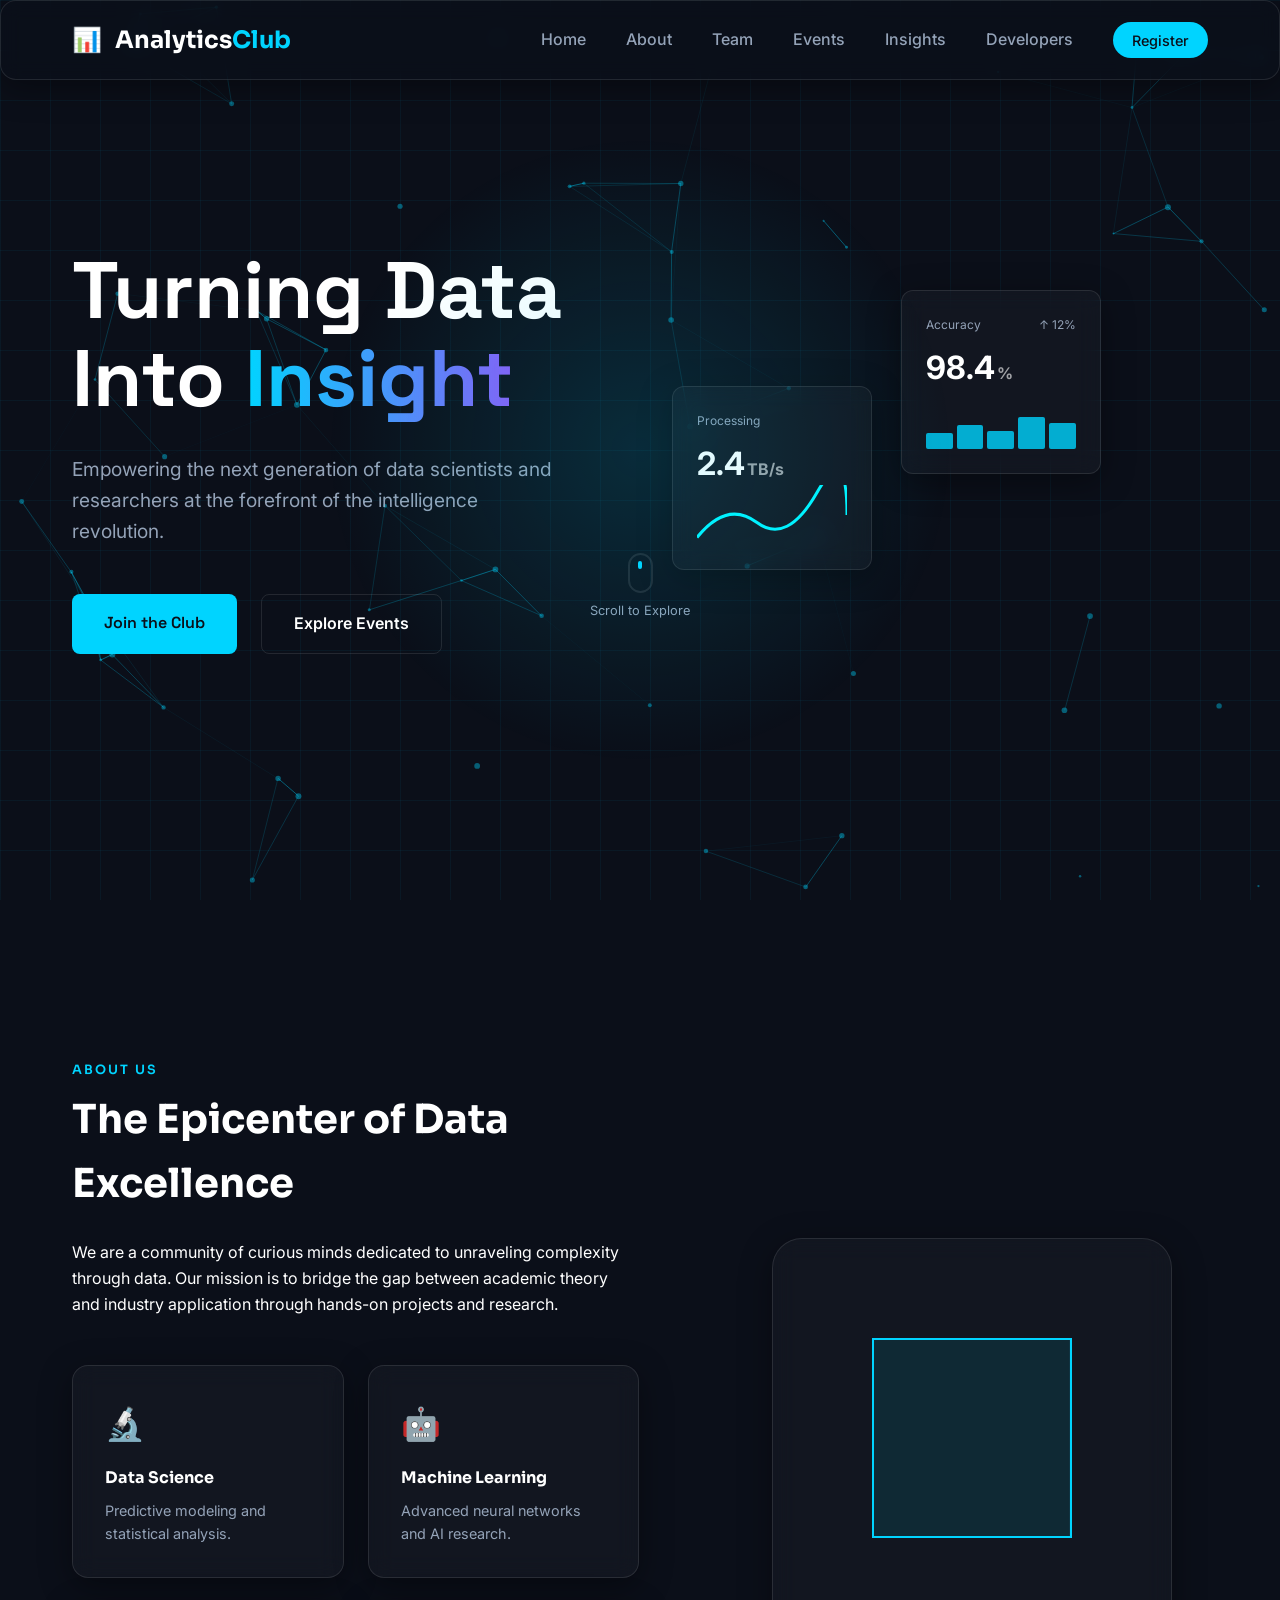
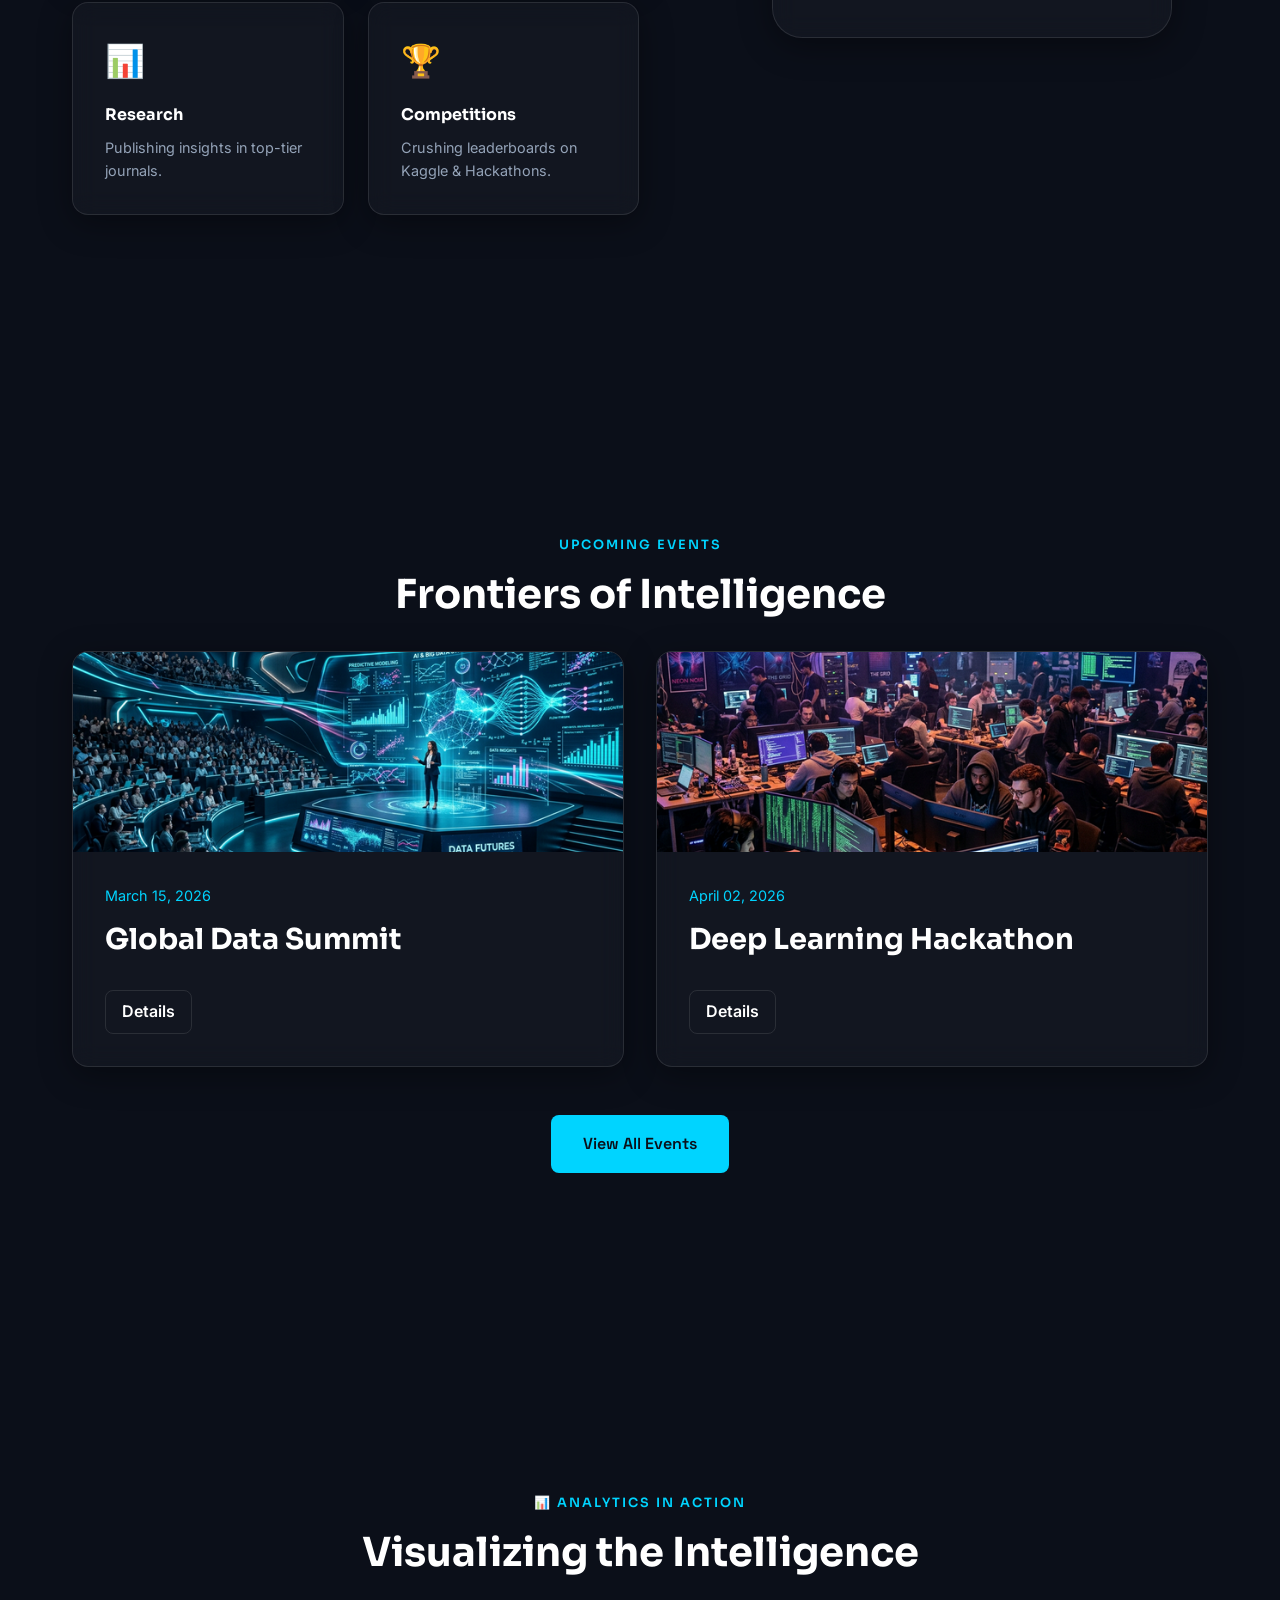
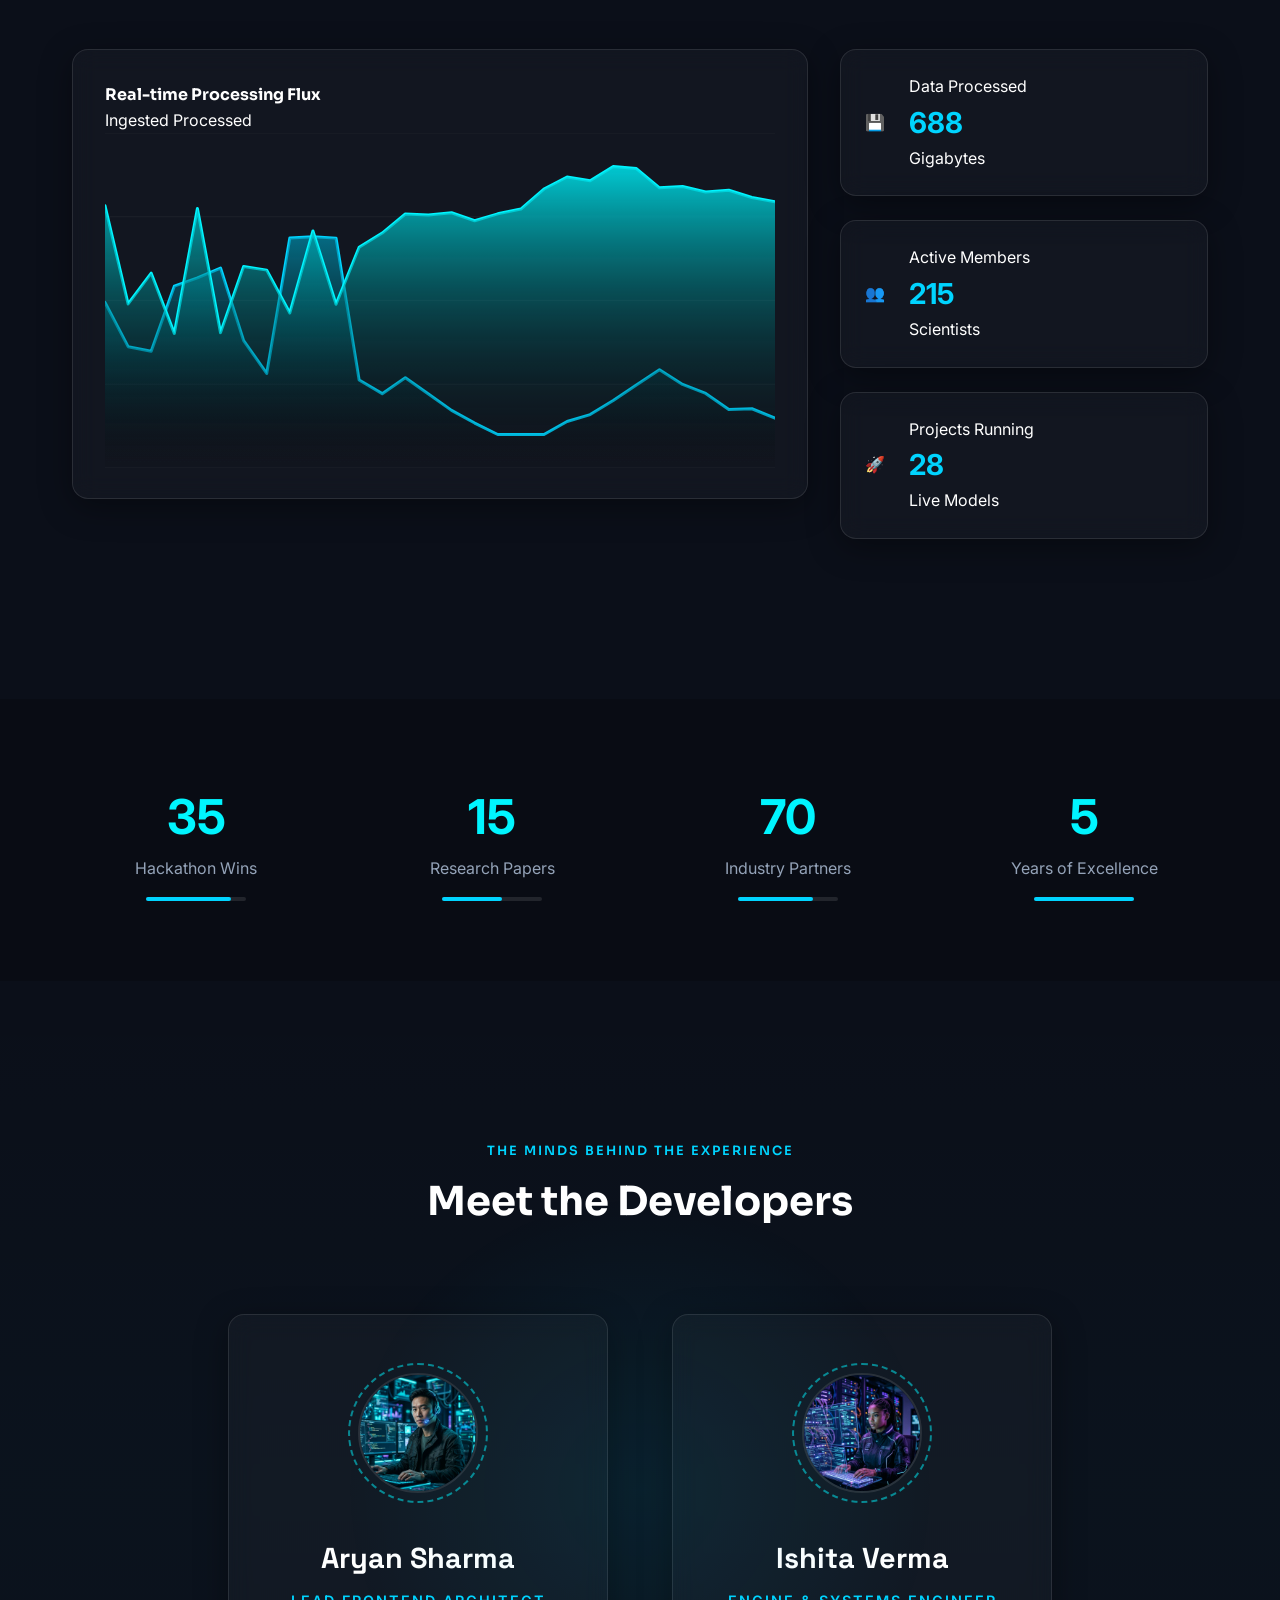
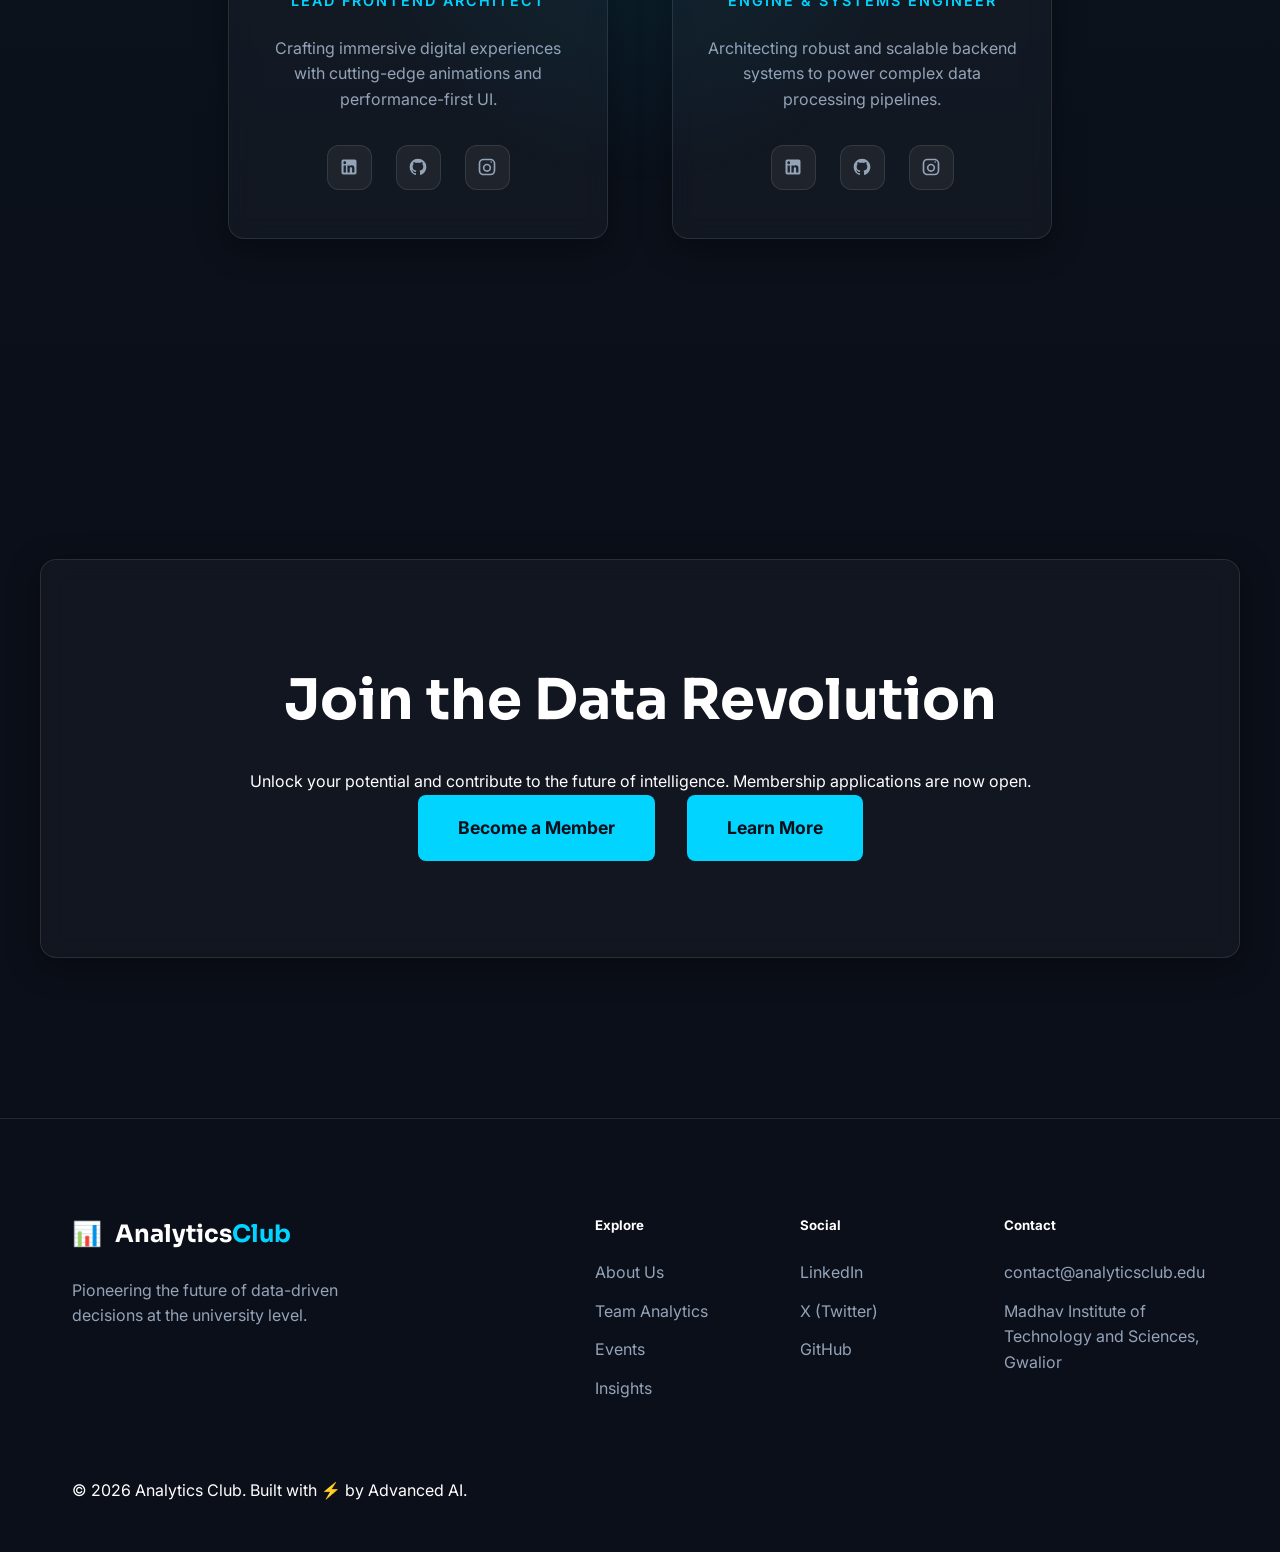
<file: index.html>
<!DOCTYPE html>
<html lang="en">

<head>
    <meta charset="UTF-8">
    <meta name="viewport" content="width=device-width, initial-scale=1.0">
    <title>Analytics Club | Turning Data Into Insight</title>
    <!-- Modern Tech Fonts -->
    <link rel="preconnect" href="https://fonts.googleapis.com">
    <link rel="preconnect" href="https://fonts.gstatic.com" crossorigin>
    <link
        href="https://fonts.googleapis.com/css2?family=Inter:wght@300;400;600;700&family=Sora:wght@400;600;700&family=Space+Grotesk:wght@400;500;700&display=swap"
        rel="stylesheet">
    <link rel="stylesheet" href="css/global.css">
    <link rel="stylesheet" href="css/home.css">
</head>

<body class="deep-analytics">
    <!-- PRELOADER -->
    <div id="preloader">
        <div class="loader-content">
            <div class="logo-spinner">📊</div>
            <div class="progress-bar">
                <div class="progress"></div>
            </div>
        </div>
    </div>

    <!-- Cursor Spotlight Effect -->
    <div id="cursor-glow"></div>

    <!-- Navigation Placeholder -->
    <div id="navbar-container"></div>

    <main>
        <!-- Hero Section -->
        <section id="hero" class="hero-section">
            <div class="grid-background"></div>
            <canvas id="hero-canvas"></canvas>

            <div class="container hero-content">
                <div class="hero-text-wrapper translate-z">
                    <h1 class="hero-title animate-in">Turning Data Into <span class="gradient-text">Insight</span></h1>
                    <p class="hero-subtitle animate-in">Empowering the next generation of data scientists and
                        researchers at the forefront of the intelligence revolution.</p>
                    <div class="hero-actions animate-in">
                        <a href="#join" class="btn-primary">Join the Club</a>
                        <a href="events.html" class="btn-secondary">Explore Events</a>
                    </div>
                </div>

                <!-- Floating UI Cards -->
                <div class="floating-ui-elements">
                    <div class="ui-card glass float-1">
                        <div class="card-header">
                            <span class="label">Accuracy</span>
                            <span class="trend pos">↑ 12%</span>
                        </div>
                        <div class="card-value">98.4<span class="unit">%</span></div>
                        <div class="mini-chart bar-chart">
                            <div class="bar" style="height: 40%"></div>
                            <div class="bar" style="height: 60%"></div>
                            <div class="bar" style="height: 45%"></div>
                            <div class="bar" style="height: 80%"></div>
                            <div class="bar" style="height: 65%"></div>
                        </div>
                    </div>
                    <div class="ui-card glass float-2">
                        <div class="card-header">
                            <span class="label">Processing</span>
                        </div>
                        <div class="card-value">2.4<span class="unit">TB/s</span></div>
                        <div class="mini-chart line-chart">
                            <svg viewBox="0 0 100 40">
                                <path d="M0 35 Q 20 10, 40 25 T 80 5 T 100 20" fill="none" stroke="var(--neon-cyan)"
                                    stroke-width="2" />
                            </svg>
                        </div>
                    </div>
                </div>

                <div class="scroll-indicator">
                    <div class="mouse">
                        <div class="wheel"></div>
                    </div>
                    <span>Scroll to Explore</span>
                </div>
            </div>
        </section>

        <!-- About Section -->
        <section id="about" class="about-section">
            <div class="container grid-split">
                <div class="about-text reveal-left">
                    <h2 class="section-tag">About Us</h2>
                    <h3 class="section-title">The Epicenter of Data Excellence</h3>
                    <p>We are a community of curious minds dedicated to unraveling complexity through data. Our mission
                        is to bridge the gap between academic theory and industry application through hands-on projects
                        and research.</p>

                    <div class="feature-grid">
                        <div class="feature-card glass">
                            <div class="icon">🔬</div>
                            <h4>Data Science</h4>
                            <p>Predictive modeling and statistical analysis.</p>
                        </div>
                        <div class="feature-card glass">
                            <div class="icon">🤖</div>
                            <h4>Machine Learning</h4>
                            <p>Advanced neural networks and AI research.</p>
                        </div>
                        <div class="feature-card glass">
                            <div class="icon">📊</div>
                            <h4>Research</h4>
                            <p>Publishing insights in top-tier journals.</p>
                        </div>
                        <div class="feature-card glass">
                            <div class="icon">🏆</div>
                            <h4>Competitions</h4>
                            <p>Crushing leaderboards on Kaggle & Hackathons.</p>
                        </div>
                    </div>
                </div>
                <div class="about-visual reveal-right">
                    <div class="visual-wrapper glass">
                        <div class="analytics-cube">
                            <div class="side front"></div>
                            <div class="side back"></div>
                            <div class="side right"></div>
                            <div class="side left"></div>
                            <div class="side top"></div>
                            <div class="side bottom"></div>
                        </div>
                        <div class="nodes-overlay"></div>
                    </div>
                </div>
            </div>
        </section>

        <!-- Horizontal Scroll Events Section (Summary for Index) -->
        <section id="events-grid" class="analytics-section">
            <div class="container">
                <div class="section-header center">
                    <h2 class="section-tag">Upcoming Events</h2>
                    <h3 class="section-title">Frontiers of Intelligence</h3>
                </div>
                <div class="event-cards-track"
                    style="display: grid; grid-template-columns: repeat(auto-fit, minmax(300px, 1fr)); gap: 2rem;">
                    <!-- Event Summary 1 -->
                    <div class="event-card glass" style="min-width: 0; height: auto;">
                        <div class="card-img" style="height: 200px;">
                            <img src="assets/images/event1.jpg" alt="Data Summit">
                            <div class="card-glow"></div>
                        </div>
                        <div class="card-info">
                            <span class="card-date">March 15, 2026</span>
                            <h4>Global Data Summit</h4>
                            <a href="events.html" class="btn-secondary"
                                style="margin-top: 1rem; padding: 0.5rem 1rem;">Details</a>
                        </div>
                    </div>
                    <!-- Event Summary 2 -->
                    <div class="event-card glass" style="min-width: 0; height: auto;">
                        <div class="card-img" style="height: 200px;">
                            <img src="assets/images/event2.jpg" alt="Hackathon">
                            <div class="card-glow"></div>
                        </div>
                        <div class="card-info">
                            <span class="card-date">April 02, 2026</span>
                            <h4>Deep Learning Hackathon</h4>
                            <a href="events.html" class="btn-secondary"
                                style="margin-top: 1rem; padding: 0.5rem 1rem;">Details</a>
                        </div>
                    </div>
                </div>
                <div class="center" style="margin-top: 3rem;">
                    <a href="events.html" class="btn-primary">View All Events</a>
                </div>
            </div>
        </section>

        <!-- Live Data Visualization Section -->
        <section id="analytics" class="analytics-section">
            <div class="container">
                <div class="section-header center">
                    <h2 class="section-tag">📊 Analytics in Action</h2>
                    <h3 class="section-title">Visualizing the Intelligence</h3>
                </div>

                <div class="dashboard-grid">
                    <div class="main-viz-card glass reveal-up">
                        <div class="viz-header">
                            <h4>Real-time Processing Flux</h4>
                            <div class="viz-legend">
                                <span><i class="dot blue"></i> Ingested</span>
                                <span><i class="dot cyan"></i> Processed</span>
                            </div>
                        </div>
                        <div class="canvas-container">
                            <canvas id="live-chart"></canvas>
                        </div>
                    </div>

                    <div class="stats-sidebar">
                        <div class="stat-card glass reveal-right" data-delay="0.1">
                            <div class="stat-icon">💾</div>
                            <div class="stat-info">
                                <span class="label">Data Processed</span>
                                <div class="value counter" data-target="1520">0</div>
                                <span class="unit">Gigabytes</span>
                            </div>
                        </div>
                        <div class="stat-card glass reveal-right" data-delay="0.2">
                            <div class="stat-icon">👥</div>
                            <div class="stat-info">
                                <span class="label">Active Members</span>
                                <div class="value counter" data-target="450">0</div>
                                <span class="unit">Scientists</span>
                            </div>
                        </div>
                        <div class="stat-card glass reveal-right" data-delay="0.3">
                            <div class="stat-icon">🚀</div>
                            <div class="stat-info">
                                <span class="label">Projects Running</span>
                                <div class="value counter" data-target="28">0</div>
                                <span class="unit">Live Models</span>
                            </div>
                        </div>
                    </div>
                </div>
            </div>
        </section>

        <!-- Achievements Section -->
        <section class="achievements-section">
            <div class="container">
                <div class="achievements-grid">
                    <div class="achievement-item">
                        <div class="stat-value counter" data-target="50">0</div>
                        <div class="stat-label">Hackathon Wins</div>
                        <div class="mini-bar-track">
                            <div class="mini-bar" style="width: 85%"></div>
                        </div>
                    </div>
                    <div class="achievement-item">
                        <div class="stat-value counter" data-target="15">0</div>
                        <div class="stat-label">Research Papers</div>
                        <div class="mini-bar-track">
                            <div class="mini-bar" style="width: 60%"></div>
                        </div>
                    </div>
                    <div class="achievement-item">
                        <div class="stat-value counter" data-target="120">0</div>
                        <div class="stat-label">Industry Partners</div>
                        <div class="mini-bar-track">
                            <div class="mini-bar" style="width: 75%"></div>
                        </div>
                    </div>
                    <div class="achievement-item">
                        <div class="stat-value counter" data-target="5">0</div>
                        <div class="stat-label">Years of Excellence</div>
                        <div class="mini-bar-track">
                            <div class="mini-bar" style="width: 100%"></div>
                        </div>
                    </div>
                </div>
            </div>
        </section>

        <!-- Developers Section -->
        <section id="developers" class="developers-section">
            <div class="section-glow"></div>
            <div class="container">
                <div class="section-header center">
                    <h2 class="section-tag reveal-up">The minds behind the experience</h2>
                    <h3 class="section-title reveal-up">Meet the Developers</h3>
                </div>

                <div class="developers-grid">
                    <!-- Developer 1 -->
                    <div class="developer-card glass reveal-up" data-delay="0.1">
                        <div class="data-pulse"></div>
                        <div class="card-inner">
                            <div class="profile-frame">
                                <div class="rotating-ring"></div>
                                <img src="assets/images/dev1.png" alt="Frontend Lead">
                            </div>
                            <div class="dev-info">
                                <h4>Aryan Sharma</h4>
                                <span class="role">Lead Frontend Architect</span>
                                <p class="bio">Crafting immersive digital experiences with cutting-edge animations and
                                    performance-first UI.</p>
                            </div>
                            <div class="social-links">
                                <a href="#" class="social-icon" data-tooltip="LinkedIn">
                                    <svg viewBox="0 0 24 24">
                                        <path
                                            d="M19 3a2 2 0 0 1 2 2v14a2 2 0 0 1-2 2H5a2 2 0 0 1-2-2V5a2 2 0 0 1 2-2h14m-.5 15.5v-5.3a3.26 3.26 0 0 0-3.26-3.26c-.85 0-1.84.52-2.32 1.3v-1.11h-2.79v8.37h2.79v-4.93c0-.77.62-1.4 1.39-1.4s1.4.63 1.4 1.4v4.93h2.79M6.88 8.56a1.68 1.68 0 0 0 1.68-1.68c0-.93-.75-1.69-1.68-1.69s-1.69.76-1.69 1.69c0 .93.76 1.68 1.69 1.68m1.39 9.94v-8.37H5.5v8.37h2.77z" />
                                    </svg>
                                </a>
                                <a href="#" class="social-icon" data-tooltip="GitHub">
                                    <svg viewBox="0 0 24 24">
                                        <path
                                            d="M12 2A10 10 0 0 0 2 12c0 4.42 2.87 8.17 6.84 9.5.5.08.66-.23.66-.5v-1.69c-2.77.6-3.36-1.34-3.36-1.34-.46-1.16-1.11-1.47-1.11-1.47-.91-.62.07-.6.07-.6 1 .07 1.53 1.03 1.53 1.03.87 1.52 2.34 1.07 2.91.83.09-.65.35-1.09.63-1.34-2.22-.25-4.55-1.11-4.55-4.92 0-1.11.38-2 1.03-2.71-.1-.25-.45-1.29.1-2.64 0 0 .84-.27 2.75 1.02.79-.22 1.63-.33 2.47-.33.84 0 1.68.11 2.47.33 1.91-1.29 2.75-1.02 2.75-1.02.55 1.35.2 2.39.1 2.64.65.71 1.03 1.6 1.03 2.71 0 3.82-2.34 4.66-4.57 4.91.36.31.69.92.69 1.85V21c0 .27.16.59.67.5C19.14 20.16 22 16.42 22 12A10 10 0 0 0 12 2z" />
                                    </svg>
                                </a>
                                <a href="#" class="social-icon" data-tooltip="Instagram">
                                    <svg viewBox="0 0 24 24">
                                        <path
                                            d="M7.8 2h8.4C19.4 2 22 4.6 22 7.8v8.4a5.8 5.8 0 0 1-5.8 5.8H7.8C4.6 22 2 19.4 2 16.2V7.8A5.8 5.8 0 0 1 7.8 2m-.2 2A3.6 3.6 0 0 0 4 7.6v8.8c0 2 1.6 3.6 3.6 3.6h8.8c2 0 3.6-1.6 3.6-3.6V7.6c0-2-1.6-3.6-3.6-3.6H7.6m9.4 1a1 1 0 1 1 0 2 1 1 0 0 1 0-2m-5 3c2.76 0 5 2.24 5 5s-2.24 5-5 5-5-2.24-5-5 2.24-5 5-5m0 2a3 3 0 1 0 0 6 3 3 0 0 0 0-6z" />
                                    </svg>
                                </a>
                            </div>
                        </div>
                    </div>

                    <!-- Developer 2 -->
                    <div class="developer-card glass reveal-up" data-delay="0.3">
                        <div class="data-pulse"></div>
                        <div class="card-inner">
                            <div class="profile-frame">
                                <div class="rotating-ring"></div>
                                <img src="assets/images/dev2.png" alt="Backend Lead">
                            </div>
                            <div class="dev-info">
                                <h4>Ishita Verma</h4>
                                <span class="role">Engine & Systems Engineer</span>
                                <p class="bio">Architecting robust and scalable backend systems to power complex data
                                    processing pipelines.</p>
                            </div>
                            <div class="social-links">
                                <a href="#" class="social-icon" data-tooltip="LinkedIn">
                                    <svg viewBox="0 0 24 24">
                                        <path
                                            d="M19 3a2 2 0 0 1 2 2v14a2 2 0 0 1-2 2H5a2 2 0 0 1-2-2V5a2 2 0 0 1 2-2h14m-.5 15.5v-5.3a3.26 3.26 0 0 0-3.26-3.26c-.85 0-1.84.52-2.32 1.3v-1.11h-2.79v8.37h2.79v-4.93c0-.77.62-1.4 1.39-1.4s1.4.63 1.4 1.4v4.93h2.79M6.88 8.56a1.68 1.68 0 0 0 1.68-1.68c0-.93-.75-1.69-1.68-1.69s-1.69.76-1.69 1.69c0 .93.76 1.68 1.69 1.68m1.39 9.94v-8.37H5.5v8.37h2.77z" />
                                    </svg>
                                </a>
                                <a href="#" class="social-icon" data-tooltip="GitHub">
                                    <svg viewBox="0 0 24 24">
                                        <path
                                            d="M12 2A10 10 0 0 0 2 12c0 4.42 2.87 8.17 6.84 9.5.5.08.66-.23.66-.5v-1.69c-2.77.6-3.36-1.34-3.36-1.34-.46-1.16-1.11-1.47-1.11-1.47-.91-.62.07-.6.07-.6 1 .07 1.53 1.03 1.53 1.03.87 1.52 2.34 1.07 2.91.83.09-.65.35-1.09.63-1.34-2.22-.25-4.55-1.11-4.55-4.92 0-1.11.38-2 1.03-2.71-.1-.25-.45-1.29.1-2.64 0 0 .84-.27 2.75 1.02.79-.22 1.63-.33 2.47-.33.84 0 1.68.11 2.47.33 1.91-1.29 2.75-1.02 2.75-1.02.55 1.35.2 2.39.1 2.64.65.71 1.03 1.6 1.03 2.71 0 3.82-2.34 4.66-4.57 4.91.36.31.69.92.69 1.85V21c0 .27.16.59.67.5C19.14 20.16 22 16.42 22 12A10 10 0 0 0 12 2z" />
                                    </svg>
                                </a>
                                <a href="#" class="social-icon" data-tooltip="Instagram">
                                    <svg viewBox="0 0 24 24">
                                        <path
                                            d="M7.8 2h8.4C19.4 2 22 4.6 22 7.8v8.4a5.8 5.8 0 0 1-5.8 5.8H7.8C4.6 22 2 19.4 2 16.2V7.8A5.8 5.8 0 0 1 7.8 2m-.2 2A3.6 3.6 0 0 0 4 7.6v8.8c0 2 1.6 3.6 3.6 3.6h8.8c2 0 3.6-1.6 3.6-3.6V7.6c0-2-1.6-3.6-3.6-3.6H7.6m9.4 1a1 1 0 1 1 0 2 1 1 0 0 1 0-2m-5 3c2.76 0 5 2.24 5 5s-2.24 5-5 5-5-2.24-5-5 2.24-5 5-5m0 2a3 3 0 1 0 0 6 3 3 0 0 0 0-6z" />
                                    </svg>
                                </a>
                            </div>
                        </div>
                    </div>
                </div>
            </div>
        </section>

        <!-- CTA Section -->
        <section id="join" class="cta-section">
            <div class="container glass cta-inner">
                <div class="glow-bg"></div>
                <h2 class="reveal-up">Join the Data Revolution</h2>
                <p class="reveal-up">Unlock your potential and contribute to the future of intelligence. Membership
                    applications are now open.</p>
                <div class="cta-btns reveal-up">
                    <a href="register.html" class="btn-primary-glowing">Become a Member</a>
                    <a href="about.html" class="btn-primary-glowing">Learn More</a>
                </div>
            </div>
        </section>
    </main>

    <!-- Footer Placeholder -->
    <div id="footer-container"></div>

    <script src="js/components.js"></script>
    <script src="js/script.js"></script>
</body>

</html>
</file>
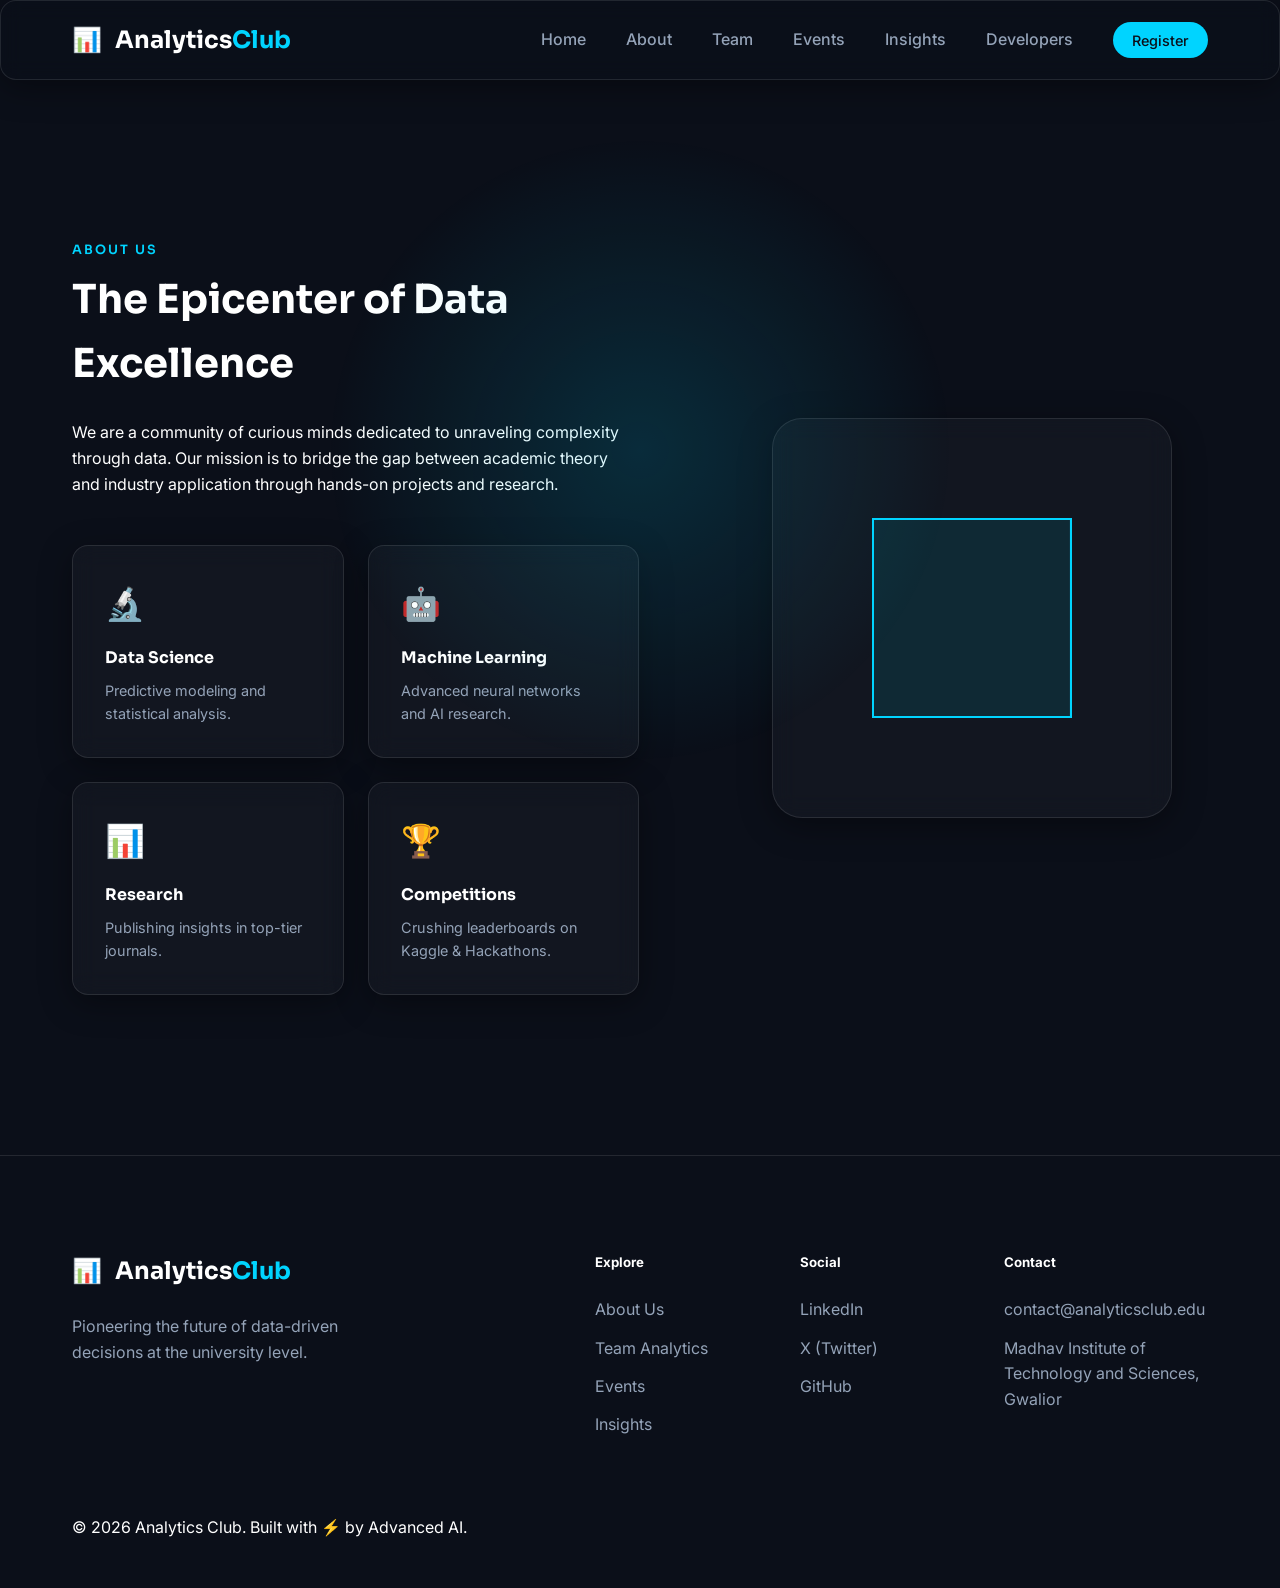
<file: about.html>
<!DOCTYPE html>
<html lang="en">

<head>
    <meta charset="UTF-8">
    <meta name="viewport" content="width=device-width, initial-scale=1.0">
    <title>About Us | Analytics Club</title>
    <!-- Modern Tech Fonts -->
    <link rel="preconnect" href="https://fonts.googleapis.com">
    <link rel="preconnect" href="https://fonts.gstatic.com" crossorigin>
    <link
        href="https://fonts.googleapis.com/css2?family=Inter:wght@300;400;600;700&family=Sora:wght@400;600;700&family=Space+Grotesk:wght@400;500;700&display=swap"
        rel="stylesheet">
    <link rel="stylesheet" href="css/global.css">
    <link rel="stylesheet" href="css/home.css">
</head>

<body class="deep-analytics">
    <!-- Cursor Spotlight Effect -->
    <div id="cursor-glow"></div>

    <!-- Navigation Placeholder -->
    <div id="navbar-container"></div>

    <main>
        <!-- About Section -->
        <section id="about" class="about-section" style="padding-top: 15rem;">
            <div class="container grid-split">
                <div class="about-text reveal-left active">
                    <h2 class="section-tag">About Us</h2>
                    <h3 class="section-title">The Epicenter of Data Excellence</h3>
                    <p>We are a community of curious minds dedicated to unraveling complexity through data. Our mission
                        is to bridge the gap between academic theory and industry application through hands-on projects
                        and research.</p>

                    <div class="feature-grid">
                        <div class="feature-card glass">
                            <div class="icon">🔬</div>
                            <h4>Data Science</h4>
                            <p>Predictive modeling and statistical analysis.</p>
                        </div>
                        <div class="feature-card glass">
                            <div class="icon">🤖</div>
                            <h4>Machine Learning</h4>
                            <p>Advanced neural networks and AI research.</p>
                        </div>
                        <div class="feature-card glass">
                            <div class="icon">📊</div>
                            <h4>Research</h4>
                            <p>Publishing insights in top-tier journals.</p>
                        </div>
                        <div class="feature-card glass">
                            <div class="icon">🏆</div>
                            <h4>Competitions</h4>
                            <p>Crushing leaderboards on Kaggle & Hackathons.</p>
                        </div>
                    </div>
                </div>
                <div class="about-visual reveal-right active">
                    <div class="visual-wrapper glass">
                        <!-- Dynamic Analytics Mesh or Image -->
                        <div class="analytics-cube">
                            <div class="side front"></div>
                            <div class="side back"></div>
                            <div class="side right"></div>
                            <div class="side left"></div>
                            <div class="side top"></div>
                            <div class="side bottom"></div>
                        </div>
                        <div class="nodes-overlay"></div>
                    </div>
                </div>
            </div>
        </section>
    </main>

    <!-- Footer Placeholder -->
    <div id="footer-container"></div>

    <script src="js/components.js"></script>
    <script src="js/script.js"></script>
</body>

</html>
</file>
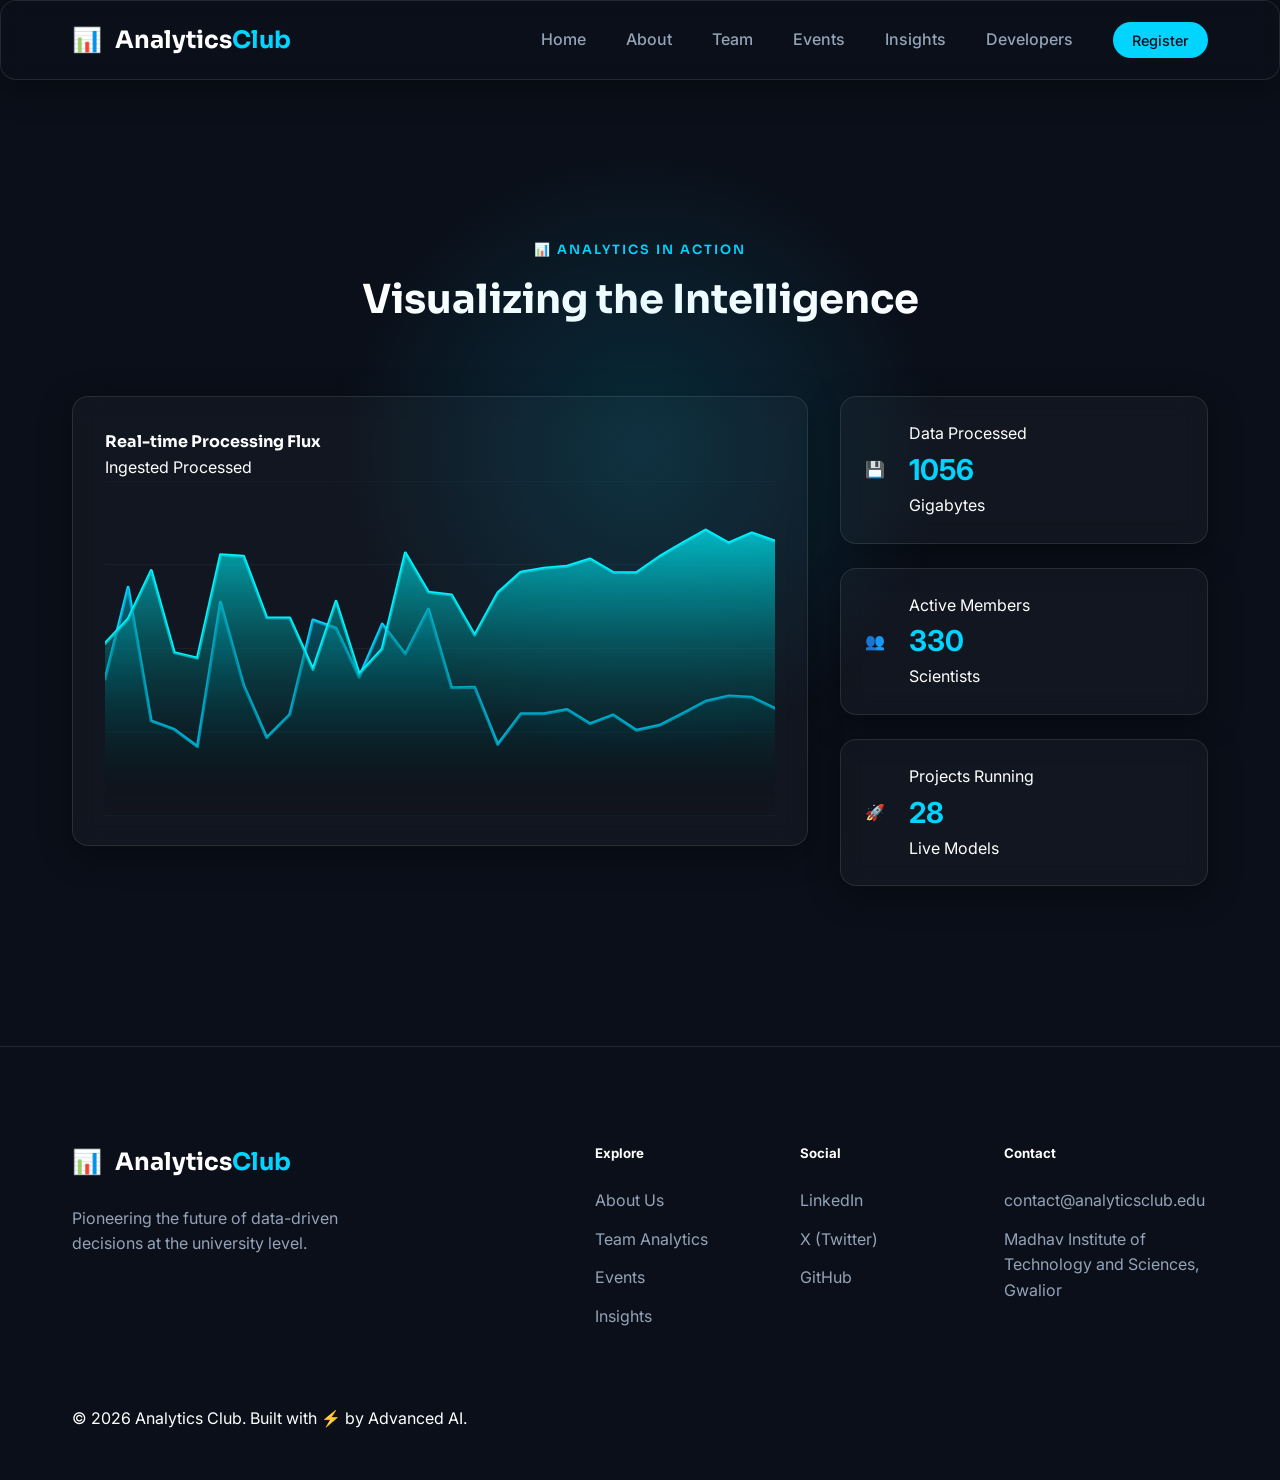
<file: insights.html>
<!DOCTYPE html>
<html lang="en">

<head>
    <meta charset="UTF-8">
    <meta name="viewport" content="width=device-width, initial-scale=1.0">
    <title>Insights | Analytics Club</title>
    <!-- Modern Tech Fonts -->
    <link rel="preconnect" href="https://fonts.googleapis.com">
    <link rel="preconnect" href="https://fonts.gstatic.com" crossorigin>
    <link
        href="https://fonts.googleapis.com/css2?family=Inter:wght@300;400;600;700&family=Sora:wght@400;600;700&family=Space+Grotesk:wght@400;500;700&display=swap"
        rel="stylesheet">
    <link rel="stylesheet" href="css/global.css">
    <link rel="stylesheet" href="css/home.css">
</head>

<body class="deep-analytics">
    <!-- Cursor Spotlight Effect -->
    <div id="cursor-glow"></div>

    <!-- Navigation Placeholder -->
    <div id="navbar-container"></div>

    <main>
        <!-- Live Data Visualization Section -->
        <section id="analytics" class="analytics-section" style="padding-top: 15rem;">
            <div class="container">
                <div class="section-header center">
                    <h2 class="section-tag">📊 Analytics in Action</h2>
                    <h3 class="section-title">Visualizing the Intelligence</h3>
                </div>

                <div class="dashboard-grid">
                    <div class="main-viz-card glass reveal-up active">
                        <div class="viz-header">
                            <h4>Real-time Processing Flux</h4>
                            <div class="viz-legend">
                                <span><i class="dot blue"></i> Ingested</span>
                                <span><i class="dot cyan"></i> Processed</span>
                            </div>
                        </div>
                        <div class="canvas-container">
                            <canvas id="live-chart"></canvas>
                        </div>
                    </div>

                    <div class="stats-sidebar">
                        <div class="stat-card glass reveal-right active" data-delay="0.1">
                            <div class="stat-icon">💾</div>
                            <div class="stat-info">
                                <span class="label">Data Processed</span>
                                <div class="value counter" data-target="1520">0</div>
                                <span class="unit">Gigabytes</span>
                            </div>
                        </div>
                        <div class="stat-card glass reveal-right active" data-delay="0.2">
                            <div class="stat-icon">👥</div>
                            <div class="stat-info">
                                <span class="label">Active Members</span>
                                <div class="value counter" data-target="450">0</div>
                                <span class="unit">Scientists</span>
                            </div>
                        </div>
                        <div class="stat-card glass reveal-right active" data-delay="0.3">
                            <div class="stat-icon">🚀</div>
                            <div class="stat-info">
                                <span class="label">Projects Running</span>
                                <div class="value counter" data-target="28">0</div>
                                <span class="unit">Live Models</span>
                            </div>
                        </div>
                    </div>
                </div>
            </div>
        </section>
    </main>

    <!-- Footer Placeholder -->
    <div id="footer-container"></div>

    <script src="js/components.js"></script>
    <script src="js/script.js"></script>
</body>

</html>
</file>
<file: css/global.css>
:root {
    /* Color Palette */
    --bg-deep: #0B0F19;
    --bg-card: rgba(255, 255, 255, 0.03);
    --bg-card-hover: rgba(255, 255, 255, 0.06);
    --border-glass: rgba(255, 255, 255, 0.1);

    --neon-blue: #00D4FF;
    --neon-cyan: #00F5FF;
    --neon-violet: #8B5CF6;
    --text-primary: #FFFFFF;
    --text-secondary: #94A3B8;

    --gradient-blue: linear-gradient(135deg, #00D4FF 0%, #0072FF 100%);
    --gradient-fusion: linear-gradient(90deg, #00D4FF 0%, #8B5CF6 100%);
    --gradient-glow: radial-gradient(circle at var(--mouse-x, 50%) var(--mouse-y, 50%), rgba(0, 212, 255, 0.15) 0%, transparent 40%);

    /* Spacing & Sizing */
    --container-width: 1200px;
    --nav-height: 80px;

    /* Animation */
    --spring-easing: cubic-bezier(0.4, 0, 0.2, 1);
}

* {
    margin: 0;
    padding: 0;
    box-sizing: border-box;
    scroll-behavior: smooth;
}

html,
body {
    overflow-x: hidden;
    width: 100%;
}

body {
    background-color: var(--bg-deep);
    color: var(--text-primary);
    font-family: 'Inter', sans-serif;
    line-height: 1.6;
    -webkit-font-smoothing: antialiased;
}

h1,
h2,
h3,
h4,
.logo-text {
    font-family: 'Sora', sans-serif;
    font-weight: 700;
}

img {
    max-width: 100%;
    height: auto;
}

.container {
    max-width: var(--container-width);
    margin: 0 auto;
    padding: 0 2rem;
}

/* Global Elements */
.glass {
    background: var(--bg-card);
    backdrop-filter: blur(12px);
    -webkit-backdrop-filter: blur(12px);
    border: 1px solid var(--border-glass);
    border-radius: 16px;
    box-shadow: 0 8px 32px 0 rgba(0, 0, 0, 0.37);
}

.gradient-text {
    background: var(--gradient-fusion);
    -webkit-background-clip: text;
    background-clip: text;
    -webkit-text-fill-color: transparent;
}

.section-tag {
    color: var(--neon-blue);
    text-transform: uppercase;
    letter-spacing: 2px;
    font-size: 0.8rem;
    font-weight: 600;
    margin-bottom: 0.5rem;
    display: block;
}

.section-title {
    font-size: 2.5rem;
    margin-bottom: 1.5rem;
}

.center {
    text-align: center;
}

/* Cursor Glow */
#cursor-glow {
    position: fixed;
    top: 0;
    left: 0;
    width: 100vw;
    height: 100vh;
    pointer-events: none;
    z-index: 9999;
    background: var(--gradient-glow);
    transition: opacity 0.3s;
}

/* Navbar */
.navbar {
    position: fixed;
    top: 0;
    left: 0;
    width: 100%;
    height: var(--nav-height);
    z-index: 1000;
    border-bottom: 1px solid var(--border-glass);
    background: rgba(11, 15, 25, 0.6);
    backdrop-filter: blur(10px);
}

.navbar .container {
    display: flex;
    justify-content: space-between;
    align-items: center;
    height: 100%;
}

.logo {
    display: flex;
    align-items: center;
    gap: 0.8rem;
    font-size: 1.5rem;
    z-index: 1001;
}

.logo-text span {
    color: var(--neon-blue);
}

.nav-links {
    display: flex;
    list-style: none;
    gap: 2.5rem;
    align-items: center;
    transition: all 0.3s ease;
}

.nav-links a {
    text-decoration: none;
    color: var(--text-secondary);
    font-weight: 500;
    transition: color 0.3s;
}

.nav-links a:hover {
    color: var(--neon-blue);
}

/* Mobile Menu Toggle */
.mobile-menu-btn,
.menu-toggle {
    display: none;
    flex-direction: column;
    justify-content: space-between;
    width: 30px;
    height: 21px;
    background: transparent;
    border: none;
    cursor: pointer;
    z-index: 1001;
    color: var(--text-primary);
    font-size: 28px;
}

.mobile-menu-btn span {
    display: block;
    width: 100%;
    height: 3px;
    background-color: var(--text-primary);
    border-radius: 3px;
    transition: all 0.3s ease;
}

.mobile-menu-btn.active span:nth-child(1) {
    transform: translateY(9px) rotate(45deg);
}

.mobile-menu-btn.active span:nth-child(2) {
    opacity: 0;
}

.mobile-menu-btn.active span:nth-child(3) {
    transform: translateY(-9px) rotate(-45deg);
}

/* Buttons */
.btn-primary-sm {
    background: var(--neon-blue);
    color: var(--bg-deep) !important;
    padding: 0.6rem 1.2rem;
    border-radius: 50px;
    text-decoration: none;
    font-size: 0.9rem;
    font-weight: 600;
    transition: transform 0.3s;
}

.btn-primary-sm:hover {
    transform: translateY(-2px);
}

.btn-primary {
    background: var(--neon-blue);
    color: var(--bg-deep);
    padding: 1rem 2rem;
    border-radius: 8px;
    text-decoration: none;
    font-weight: 600;
    font-family: 'Space Grotesk', sans-serif;
    transition: transform 0.3s, box-shadow 0.3s;
    display: inline-block;
}

.btn-primary:hover {
    transform: translateY(-2px);
    box-shadow: 0 0 20px rgba(0, 212, 255, 0.4);
}

.btn-secondary {
    border: 1px solid var(--border-glass);
    color: var(--text-primary);
    padding: 1rem 2rem;
    border-radius: 8px;
    text-decoration: none;
    font-weight: 600;
    transition: background 0.3s;
    display: inline-block;
}

.btn-secondary:hover {
    background: var(--bg-card-hover);
}

.btn-primary-glowing {
    background: var(--neon-blue);
    color: var(--bg-deep);
    padding: 1.2rem 2.5rem;
    border-radius: 8px;
    text-decoration: none;
    font-weight: 700;
    font-size: 1.1rem;
    position: relative;
    overflow: hidden;
    animation: glow-pulse 2s infinite alternate;
}

@keyframes glow-pulse {
    from {
        box-shadow: 0 0 10px rgba(0, 212, 255, 0.3);
    }

    to {
        box-shadow: 0 0 30px rgba(0, 212, 255, 0.6);
    }
}

/* Footer */
.footer {
    padding: 6rem 0 3rem;
    border-top: 1px solid var(--border-glass);
}

.footer-top {
    display: grid;
    grid-template-columns: 1.5fr 2fr;
    gap: 4rem;
    margin-bottom: 4rem;
}

.footer-brand p {
    margin-top: 1.5rem;
    color: var(--text-secondary);
    max-width: 300px;
}

.footer-links {
    display: grid;
    grid-template-columns: repeat(3, 1fr);
}

.link-group h5 {
    margin-bottom: 1.5rem;
    color: var(--text-primary);
}

.link-group ul {
    list-style: none;
}

.link-group li {
    margin-bottom: 0.8rem;
    color: var(--text-secondary);
}

.link-group a {
    text-decoration: none;
    color: var(--text-secondary);
    transition: color 0.3s;
}

.link-group a:hover {
    color: var(--neon-blue);
}

/* Base Animations */
.animate-in {
    opacity: 0;
    transform: translateY(30px);
    transition: 0.8s var(--spring-easing);
}

.animate-in.active {
    opacity: 1;
    transform: translateY(0);
}

.reveal-up {
    opacity: 0;
    transform: translateY(50px);
    transition: 1s var(--spring-easing);
}

.reveal-left {
    opacity: 0;
    transform: translateX(-50px);
    transition: 1.2s var(--spring-easing);
}

.reveal-right {
    opacity: 0;
    transform: translateX(50px);
    transition: 1.2s var(--spring-easing);
}

.reveal-up.active,
.reveal-left.active,
.reveal-right.active {
    opacity: 1;
    transform: translate(0);
}

/* Responsive Rules */
@media (max-width: 1024px) {
    .container {
        padding: 0 1.5rem;
    }

    .footer-top {
        grid-template-columns: 1fr;
        text-align: center;
    }

    .footer-brand p {
        margin: 1.5rem auto 0;
    }

    .footer-links {
        margin-top: 3rem;
    }

    #cursor-glow {
        display: none;
    }
}

@media (max-width: 768px) {
    .section-title {
        font-size: 2rem;
    }

    .mobile-menu-btn,
    .menu-toggle {
        display: flex;
    }

    .nav-links {
        position: fixed;
        top: 0;
        right: -100%;
        width: 100%;
        height: 100vh;
        background: var(--bg-deep);
        flex-direction: column;
        justify-content: center;
        gap: 2rem;
        transition: right 0.3s ease-in-out;
        z-index: 1000;
        padding: 2rem;
        display: flex;
        /* Override hidden state */
    }

    .nav-links.active {
        right: 0;
    }

    .nav-links a {
        font-size: 1.5rem;
    }

    .footer-links {
        grid-template-columns: 1fr;
        gap: 2rem;
    }

    .container {
        padding: 0 1rem;
    }
}

@media (max-width: 480px) {
    .section-title {
        font-size: 1.8rem;
    }

    .btn-primary,
    .btn-secondary,
    .btn-primary-glowing {
        width: 100%;
        text-align: center;
    }
}
</file>
<file: css/home.css>
:root {
    /* Color Palette */
    --bg-deep: #0B0F19;
    --bg-card: rgba(255, 255, 255, 0.03);
    --bg-card-hover: rgba(255, 255, 255, 0.06);
    --border-glass: rgba(255, 255, 255, 0.1);

    --neon-blue: #00D4FF;
    --neon-cyan: #00F5FF;
    --neon-violet: #8B5CF6;
    --text-primary: #FFFFFF;
    --text-secondary: #94A3B8;

    --gradient-blue: linear-gradient(135deg, #00D4FF 0%, #0072FF 100%);
    --gradient-fusion: linear-gradient(90deg, #00D4FF 0%, #8B5CF6 100%);
    --gradient-glow: radial-gradient(circle at var(--mouse-x, 50%) var(--mouse-y, 50%), rgba(0, 212, 255, 0.15) 0%, transparent 40%);

    /* Spacing & Sizing */
    --container-width: 1200px;
    --nav-height: 80px;

    /* Animation */
    --spring-easing: cubic-bezier(0.4, 0, 0.2, 1);
}

/* Preloader */
#preloader {
    position: fixed;
    top: 0;
    left: 0;
    width: 100%;
    height: 100%;
    background: var(--bg-deep);
    display: flex;
    align-items: center;
    justify-content: center;
    z-index: 99999;
    transition: opacity 0.5s;
}

.loader-content {
    display: flex;
    flex-direction: column;
    align-items: center;
    gap: 30px;
}

.logo-spinner {
    font-size: 60px;
    animation: spinCoin 1.5s infinite linear;
    transform-style: preserve-3d;
}

@keyframes spinCoin {
    0% {
        transform: rotateY(0deg);
    }

    100% {
        transform: rotateY(360deg);
    }
}

.progress-bar {
    width: 200px;
    height: 4px;
    background: rgba(255, 255, 255, 0.1);
    border-radius: 10px;
    overflow: hidden;
}

.progress {
    width: 0%;
    height: 100%;
    background: var(--neon-blue);
    animation: loading 2.5s linear forwards;
}

@keyframes loading {
    0% {
        width: 0%;
    }

    100% {
        width: 100%;
    }
}

/* Hero Section */
.hero-section {
    height: 100vh;
    display: flex;
    align-items: center;
    position: relative;
    overflow: hidden;
}

.grid-background {
    position: absolute;
    inset: 0;
    background-image:
        linear-gradient(rgba(0, 212, 255, 0.05) 1px, transparent 1px),
        linear-gradient(90deg, rgba(0, 212, 255, 0.05) 1px, transparent 1px);
    background-size: 50px 50px;
    z-index: 1;
}

#hero-canvas {
    position: absolute;
    inset: 0;
    z-index: 2;
    pointer-events: none;
    width: 100%;
    height: 100%;
}

.hero-content {
    position: relative;
    z-index: 10;
    display: grid;
    grid-template-columns: 1fr 1fr;
    align-items: center;
    gap: 4rem;
}

.hero-title {
    font-size: clamp(2.5rem, 8vw, 5rem);
    line-height: 1.1;
    margin-bottom: 2rem;
    font-family: 'Space Grotesk', sans-serif;
}

.hero-subtitle {
    font-size: 1.2rem;
    color: var(--text-secondary);
    max-width: 500px;
    margin-bottom: 3rem;
}

.hero-actions {
    display: flex;
    gap: 1.5rem;
    flex-wrap: wrap;
}

/* Floating UI */
.floating-ui-elements {
    position: relative;
    height: 400px;
}

.ui-card {
    position: absolute;
    padding: 1.5rem;
    width: 200px;
    border-radius: 12px;
}

.float-1 {
    top: 10%;
    right: 20%;
    animation: float 6s infinite ease-in-out;
}

.float-2 {
    bottom: 20%;
    left: 0%;
    animation: float 8s infinite ease-in-out reverse;
}

@keyframes float {

    0%,
    100% {
        transform: translateY(0) rotate(0);
    }

    50% {
        transform: translateY(-20px) rotate(2deg);
    }
}

.card-header {
    display: flex;
    justify-content: space-between;
    margin-bottom: 0.5rem;
    font-size: 0.75rem;
    color: var(--text-secondary);
}

.card-value {
    font-size: 2rem;
    font-weight: 700;
    margin-bottom: 1rem;
}

.card-value .unit {
    font-size: 1rem;
    opacity: 0.6;
    margin-left: 2px;
}

.mini-chart {
    height: 40px;
    display: flex;
    align-items: flex-end;
    gap: 4px;
}

.bar {
    flex: 1;
    background: var(--neon-blue);
    border-radius: 2px;
    opacity: 0.8;
}

/* Scroll Indicator */
.scroll-indicator {
    position: absolute;
    bottom: 2rem;
    left: 50%;
    transform: translateX(-50%);
    display: flex;
    flex-direction: column;
    align-items: center;
    gap: 0.5rem;
    color: var(--text-secondary);
    font-size: 0.8rem;
    z-index: 10;
}

.mouse {
    width: 25px;
    height: 40px;
    border: 2px solid var(--border-glass);
    border-radius: 20px;
    position: relative;
}

.wheel {
    width: 4px;
    height: 8px;
    background-color: var(--neon-blue);
    border-radius: 2px;
    position: absolute;
    top: 6px;
    left: 50%;
    transform: translateX(-50%);
    animation: scroll-wheel 2s infinite ease-in-out;
}

@keyframes scroll-wheel {
    0% {
        transform: translate(-50%, 0);
        opacity: 0;
    }

    50% {
        transform: translate(-50%, 10px);
        opacity: 1;
    }

    100% {
        transform: translate(-50%, 15px);
        opacity: 0;
    }
}

/* About Section */
.about-section {
    padding: 10rem 0;
}

.grid-split {
    display: grid;
    grid-template-columns: 1.2fr 1fr;
    gap: 6rem;
    align-items: center;
}

.feature-grid {
    display: grid;
    grid-template-columns: 1fr 1fr;
    gap: 1.5rem;
    margin-top: 3rem;
}

.feature-card {
    padding: 2rem;
    transition: transform 0.4s var(--spring-easing), background 0.3s;
    cursor: default;
}

.feature-card:hover {
    transform: translateY(-10px);
    background: var(--bg-card-hover);
    border-color: var(--neon-blue);
}

.feature-card .icon {
    font-size: 2rem;
    margin-bottom: 1rem;
}

.feature-card h4 {
    margin-bottom: 0.5rem;
}

.feature-card p {
    font-size: 0.9rem;
    color: var(--text-secondary);
}

.about-visual .visual-wrapper {
    aspect-ratio: 1;
    display: flex;
    align-items: center;
    justify-content: center;
    position: relative;
    border-radius: 30px;
    overflow: hidden;
    max-width: 400px;
    margin: 0 auto;
}

.analytics-cube {
    width: 200px;
    height: 200px;
    position: relative;
    transform-style: preserve-3d;
    animation: rotate 20s infinite linear;
}

.side {
    position: absolute;
    width: 100%;
    height: 100%;
    border: 2px solid var(--neon-blue);
    background: rgba(0, 212, 255, 0.05);
}

.front {
    transform: translateZ(100px);
}

.back {
    transform: rotateY(180deg) translateZ(100px);
}

.right {
    transform: rotateY(90deg) translateZ(100px);
}

.left {
    transform: rotateY(-90deg) translateZ(100px);
}

.top {
    transform: rotateX(90deg) translateZ(100px);
}

.bottom {
    transform: rotateX(-90deg) translateZ(100px);
}

@keyframes rotate {
    from {
        transform: rotateX(0) rotateY(0);
    }

    to {
        transform: rotateX(360deg) rotateY(360deg);
    }
}

/* Horizontal Scroll Section Sets */
.horizontal-scroll-container {
    height: 400vh;
    position: relative;
}

.sticky-wrapper {
    position: sticky;
    top: 0;
    height: 100vh;
    display: flex;
    align-items: center;
    overflow: hidden;
}

.scroll-content {
    display: flex;
    align-items: center;
    padding: 0 10vw;
    gap: 5vw;
    transition: transform 0.1s linear;
    will-change: transform;
}

.section-intro {
    min-width: 400px;
}

.event-cards-track {
    display: flex;
    gap: 3rem;
}

.event-card {
    min-width: 600px;
    height: 500px;
    padding: 0;
    overflow: hidden;
    display: flex;
    flex-direction: column;
}

.card-img {
    height: 70%;
    position: relative;
    overflow: hidden;
}

.card-img img {
    width: 100%;
    height: 100%;
    object-fit: cover;
    transition: transform 0.6s var(--spring-easing);
}

.event-card:hover .card-img img {
    transform: scale(1.05);
}

.card-glow {
    position: absolute;
    inset: 0;
    background: radial-gradient(circle at center, transparent 30%, rgba(0, 212, 255, 0.2));
    opacity: 0;
    transition: opacity 0.5s;
}

.event-card:hover .card-glow {
    opacity: 1;
}

.card-info {
    padding: 2rem;
    flex-grow: 1;
}

.card-date {
    color: var(--neon-blue);
    font-size: 0.9rem;
    margin-bottom: 0.5rem;
    display: block;
}

.card-info h4 {
    font-size: 1.8rem;
    margin-bottom: 0.8rem;
}

/* Analytics Section */
.analytics-section {
    padding: 10rem 0;
}

.dashboard-grid {
    display: grid;
    grid-template-columns: 2fr 1fr;
    gap: 2rem;
    margin-top: 4rem;
}

.main-viz-card {
    padding: 2rem;
    height: 450px;
    display: flex;
    flex-direction: column;
    width: 100%;
    overflow: hidden;
}

.canvas-container {
    flex-grow: 1;
    position: relative;
    width: 100%;
}

#live-chart {
    width: 100%;
    height: 100%;
    display: block;
}

.stats-sidebar {
    display: flex;
    flex-direction: column;
    gap: 1.5rem;
}

.stat-card {
    padding: 1.5rem;
    display: flex;
    align-items: center;
    gap: 1.5rem;
}

.stat-info .value {
    font-size: 1.8rem;
    font-weight: 700;
    color: var(--neon-blue);
}

/* Achievements */
.achievements-section {
    padding: 5rem 0;
    background: rgba(0, 0, 0, 0.2);
}

.achievements-grid {
    display: grid;
    grid-template-columns: repeat(4, 1fr);
    text-align: center;
    gap: 3rem;
}

.achievements-grid .stat-value {
    font-size: 3rem;
    font-weight: 700;
    color: var(--neon-cyan);
}

.achievements-grid .stat-label {
    color: var(--text-secondary);
    margin-bottom: 1rem;
}

.mini-bar-track {
    width: 100px;
    height: 4px;
    background: var(--border-glass);
    margin: 0 auto;
    border-radius: 2px;
}

.mini-bar {
    height: 100%;
    background: var(--neon-blue);
    border-radius: 2px;
}

/* CTA */
.cta-section {
    padding: 10rem 0;
}

.cta-inner {
    padding: 6rem 4rem;
    text-align: center;
    position: relative;
    overflow: hidden;
}

.cta-section h2 {
    font-size: clamp(2.5rem, 5vw, 3.5rem);
    margin-bottom: 1.5rem;
}

.cta-btns {
    display: flex;
    justify-content: center;
    gap: 2rem;
    flex-wrap: wrap;
}

/* Responsive Rules */
@media (max-width: 1024px) {
    .hero-content {
        grid-template-columns: 1fr;
        text-align: center;
        gap: 2rem;
    }

    .grid-split {
        grid-template-columns: 1fr;
        gap: 4rem;
    }

    .achievements-grid {
        grid-template-columns: repeat(2, 1fr);
        gap: 3rem;
    }

    .dashboard-grid {
        grid-template-columns: 1fr;
    }

    .event-card {
        min-width: 80vw;
    }
}

@media (max-width: 768px) {
    .hero-section {
        padding-top: var(--nav-height);
    }

    .hero-title {
        font-size: 2.8rem;
    }

    .section-title {
        font-size: 2rem;
    }

    .horizontal-scroll-container {
        height: auto !important;
        overflow: hidden;
    }

    .sticky-wrapper {
        position: relative !important;
        top: auto !important;
        height: auto !important;
        padding: 2rem 0;
    }

    .scroll-content {
        flex-direction: column;
        padding: 0 1.5rem;
        transform: none !important;
    }

    .event-cards-track {
        flex-direction: column;
        gap: 2rem;
        width: 100%;
    }

    .event-card {
        min-width: 100%;
        height: auto;
        min-height: 400px;
    }

    .feature-grid {
        grid-template-columns: 1fr;
    }
}

@media (max-width: 480px) {
    .cta-inner {
        padding: 3rem 1.5rem;
    }
}

/* ===============================
   DEVELOPERS SECTION
================================ */
.developers-section {
    padding: 10rem 0;
    position: relative;
    background: linear-gradient(to bottom, transparent, rgba(0, 212, 255, 0.02), transparent);
    overflow: hidden;
}

.section-glow {
    position: absolute;
    top: 50%;
    left: 50%;
    transform: translate(-50%, -50%);
    width: 600px;
    height: 600px;
    background: radial-gradient(circle, rgba(0, 212, 255, 0.08) 0%, transparent 70%);
    pointer-events: none;
    z-index: 1;
}

.developers-grid {
    display: flex;
    justify-content: center;
    gap: 4rem;
    margin-top: 5rem;
    perspective: 1000px;
}

.developer-card {
    position: relative;
    width: 380px;
    padding: 3rem 2rem;
    text-align: center;
    transition: transform 0.1s ease-out, border-color 0.3s, box-shadow 0.3s;
    transform-style: preserve-3d;
    cursor: pointer;
    animation: float 6s infinite ease-in-out;
}

.developer-card:hover {
    border-color: var(--neon-blue);
    box-shadow: 0 0 30px rgba(0, 212, 255, 0.15);
}

.card-inner {
    position: relative;
    z-index: 5;
    transform: translateZ(50px);
}

/* Data Pulse Effect (Option B) */
.data-pulse {
    position: absolute;
    inset: 0;
    background: radial-gradient(circle, rgba(0, 212, 255, 0.1) 0%, transparent 70%);
    opacity: 0;
    transition: opacity 0.5s;
    pointer-events: none;
    z-index: 2;
}

.developer-card:hover .data-pulse {
    opacity: 1;
    animation: pulseWave 2s infinite ease-out;
}

@keyframes pulseWave {
    0% {
        transform: scale(0.8);
        opacity: 0.5;
    }

    100% {
        transform: scale(1.5);
        opacity: 0;
    }
}

/* Profile Frame & Rotating Ring (Option A) */
.profile-frame {
    position: relative;
    width: 140px;
    height: 140px;
    margin: 0 auto 2rem;
    border-radius: 50%;
    padding: 10px;
}

.profile-frame img {
    width: 100%;
    height: 100%;
    border-radius: 50%;
    object-fit: cover;
    border: 2px solid var(--border-glass);
    position: relative;
    z-index: 10;
}

.rotating-ring {
    position: absolute;
    inset: 0;
    border: 2px dashed var(--neon-cyan);
    border-radius: 50%;
    animation: rotateRing 10s infinite linear;
    opacity: 0.5;
}

@keyframes rotateRing {
    from {
        transform: rotate(0deg);
    }

    to {
        transform: rotate(360deg);
    }
}

.developer-card:hover .rotating-ring {
    border-style: solid;
    opacity: 1;
    box-shadow: 0 0 15px var(--neon-cyan);
    animation: rotateRing 3s infinite linear;
}

/* Dev Info */
.dev-info h4 {
    font-size: 1.8rem;
    margin-bottom: 0.5rem;
    font-family: 'Space Grotesk', sans-serif;
    color: var(--text-primary);
}

.role {
    display: block;
    color: var(--neon-blue);
    font-weight: 600;
    font-size: 0.9rem;
    text-transform: uppercase;
    letter-spacing: 2px;
    margin-bottom: 1.5rem;
}

.bio {
    color: var(--text-secondary);
    font-size: 1rem;
    line-height: 1.6;
    margin-bottom: 2rem;
}

/* Social Links */
.social-links {
    display: flex;
    justify-content: center;
    gap: 1.5rem;
}

.social-icon {
    width: 45px;
    height: 45px;
    display: flex;
    align-items: center;
    justify-content: center;
    border-radius: 12px;
    background: rgba(255, 255, 255, 0.05);
    border: 1px solid var(--border-glass);
    transition: all 0.3s var(--spring-easing);
    position: relative;
}

.social-icon svg {
    width: 20px;
    height: 20px;
    fill: var(--text-secondary);
    transition: fill 0.3s;
}

.social-icon:hover {
    transform: translateY(-5px) scale(1.1);
    background: rgba(0, 212, 255, 0.1);
    border-color: var(--neon-blue);
    box-shadow: 0 0 15px rgba(0, 212, 255, 0.3);
}

.social-icon:hover svg {
    fill: var(--neon-blue);
}

/* Tooltip */
.social-icon::after {
    content: attr(data-tooltip);
    position: absolute;
    bottom: 100%;
    left: 50%;
    transform: translateX(-50%) translateY(-10px);
    padding: 0.5rem 0.8rem;
    background: var(--bg-deep);
    border: 1px solid var(--neon-blue);
    color: var(--text-primary);
    font-size: 0.75rem;
    border-radius: 6px;
    white-space: nowrap;
    opacity: 0;
    pointer-events: none;
    transition: all 0.3s;
}

.social-icon:hover::after {
    opacity: 1;
    transform: translateX(-50%) translateY(-5px);
}

/* RESPONSIVENESS */
@media (max-width: 1024px) {
    .developers-grid {
        gap: 2rem;
    }

    .developer-card {
        width: 340px;
    }
}

@media (max-width: 768px) {
    .developers-grid {
        flex-direction: column;
        align-items: center;
    }

    .developer-card {
        width: 100%;
        max-width: 400px;
    }
}
</file>
